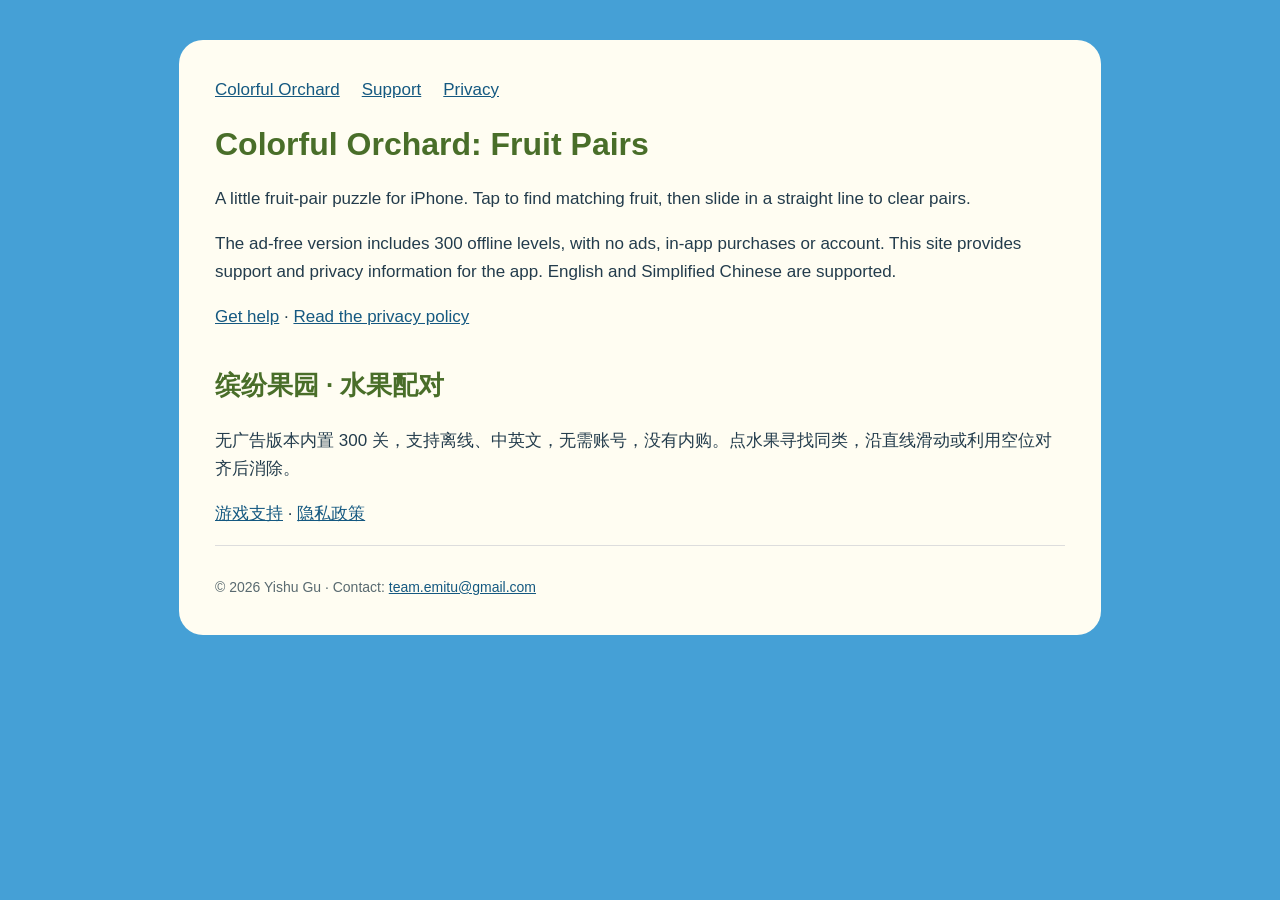
<file: index.html>
<!doctype html><html lang="en"><head><meta charset="utf-8"><meta name="viewport" content="width=device-width,initial-scale=1"><title>Support and privacy — Colorful Orchard</title><link rel="stylesheet" href="style.css"></head><body><main><nav><a href="index.html">Colorful Orchard</a><a href="support/">Support</a><a href="privacy/">Privacy</a></nav><h1>Colorful Orchard: Fruit Pairs</h1><p>A little fruit-pair puzzle for iPhone. Tap to find matching fruit, then slide in a straight line to clear pairs.</p><p>The ad-free version includes 300 offline levels, with no ads, in-app purchases or account. This site provides support and privacy information for the app. English and Simplified Chinese are supported.</p><p><a href="support/">Get help</a> · <a href="privacy/">Read the privacy policy</a></p><section lang="zh-Hans"><h2>缤纷果园 · 水果配对</h2><p>无广告版本内置 300 关，支持离线、中英文，无需账号，没有内购。点水果寻找同类，沿直线滑动或利用空位对齐后消除。</p><p><a href="support/">游戏支持</a> · <a href="privacy/#chinese">隐私政策</a></p></section><footer>© 2026 Yishu Gu · Contact: <a href="mailto:team.emitu@gmail.com">team.emitu@gmail.com</a></footer></main></body></html>
</file>
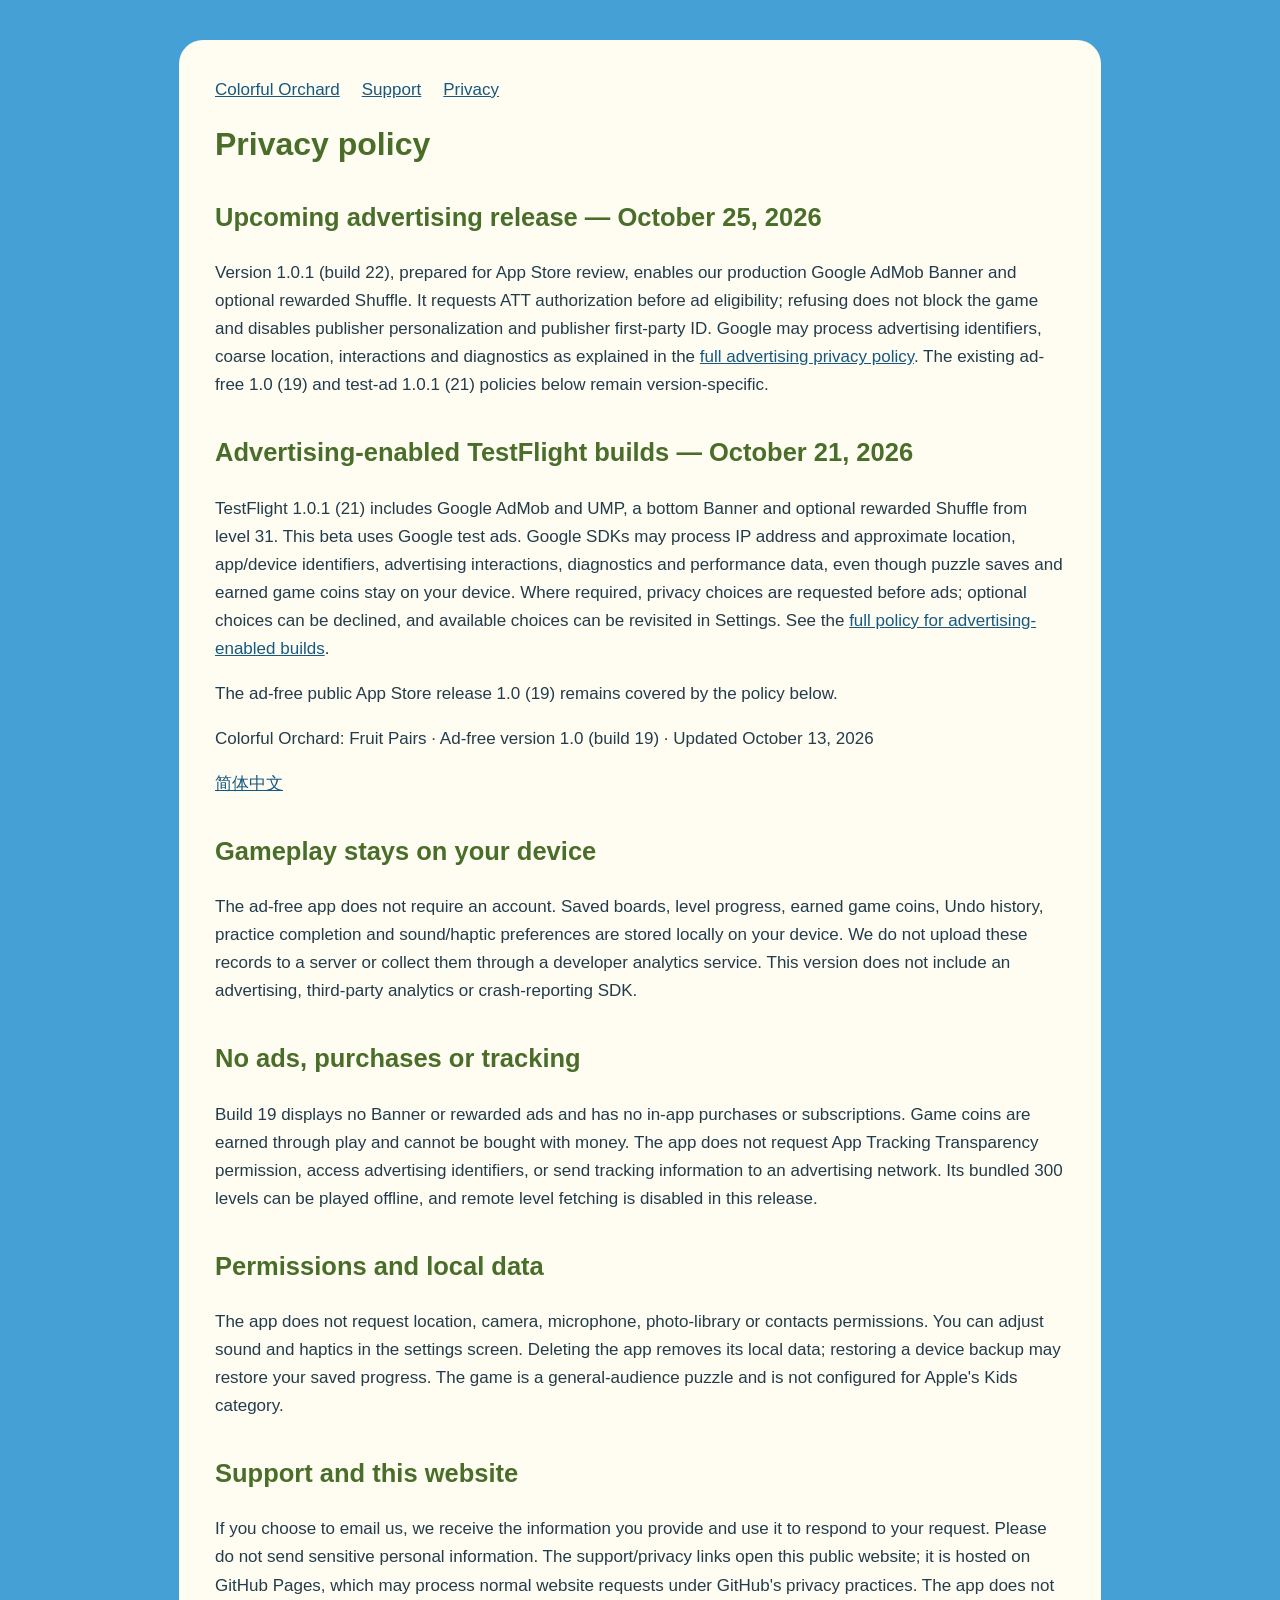
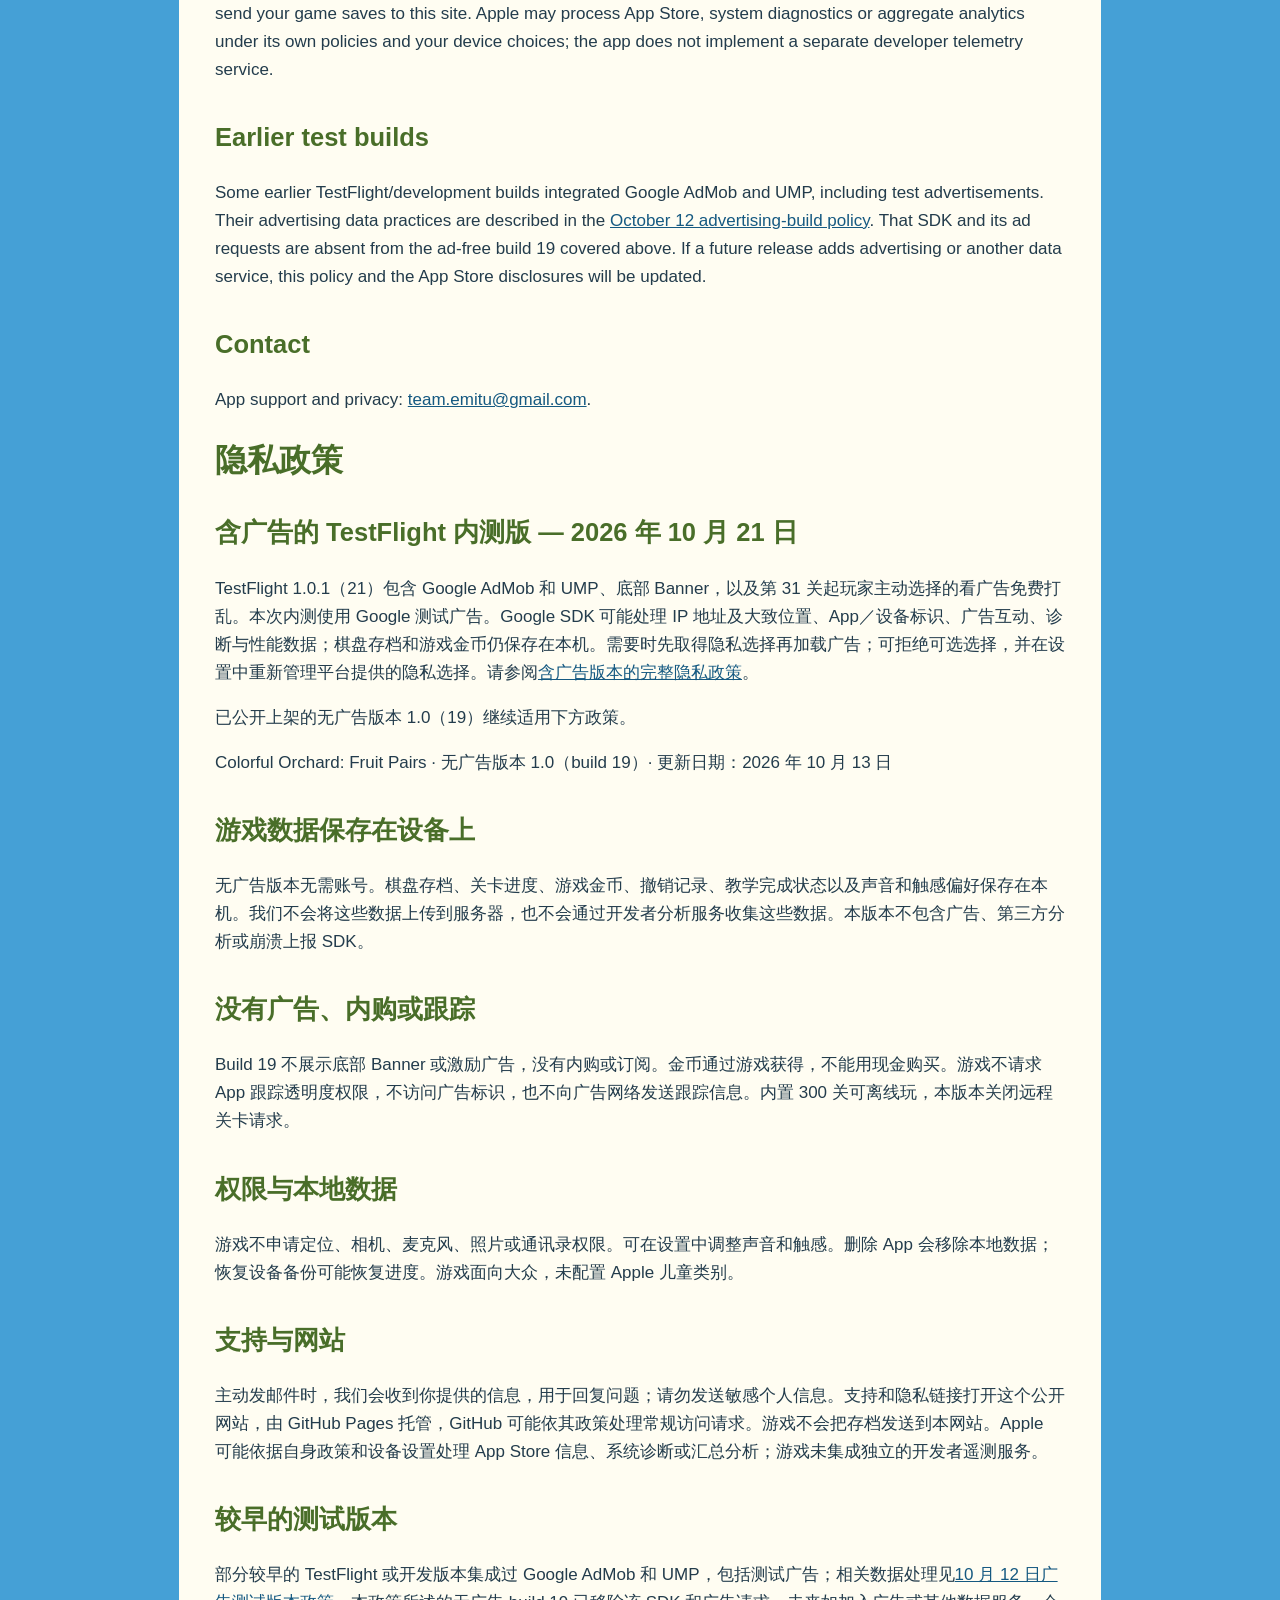
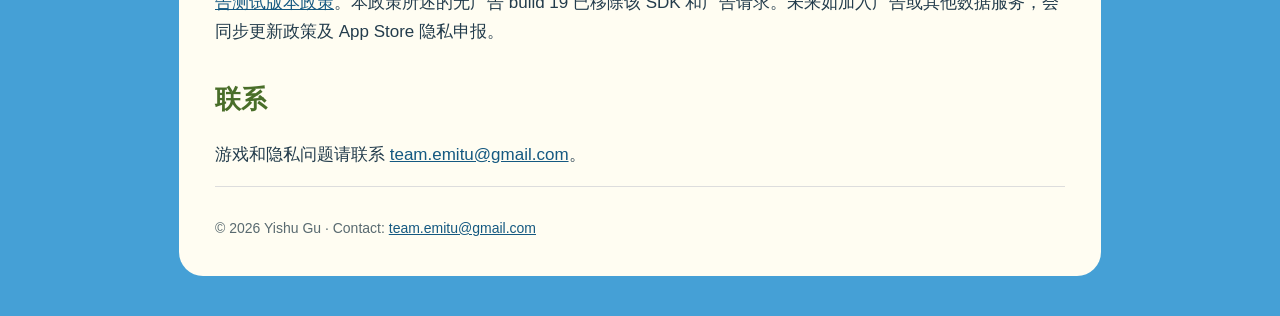
<file: privacy/index.html>
<!doctype html><html lang="en"><head><meta charset="utf-8"><meta name="viewport" content="width=device-width,initial-scale=1"><title>Privacy — Colorful Orchard</title><link rel="stylesheet" href="../style.css"></head><body><main><nav><a href="../index.html">Colorful Orchard</a><a href="../support/">Support</a><a href="../privacy/">Privacy</a></nav><h1>Privacy policy</h1><aside><h2>Upcoming advertising release — October 25, 2026</h2><p>Version 1.0.1 (build 22), prepared for App Store review, enables our production Google AdMob Banner and optional rewarded Shuffle. It requests ATT authorization before ad eligibility; refusing does not block the game and disables publisher personalization and publisher first-party ID. Google may process advertising identifiers, coarse location, interactions and diagnostics as explained in the <a href="ads/">full advertising privacy policy</a>. The existing ad-free 1.0 (19) and test-ad 1.0.1 (21) policies below remain version-specific.</p></aside><aside><h2>Advertising-enabled TestFlight builds — October 21, 2026</h2><p>TestFlight 1.0.1 (21) includes Google AdMob and UMP, a bottom Banner and optional rewarded Shuffle from level 31. This beta uses Google test ads. Google SDKs may process IP address and approximate location, app/device identifiers, advertising interactions, diagnostics and performance data, even though puzzle saves and earned game coins stay on your device. Where required, privacy choices are requested before ads; optional choices can be declined, and available choices can be revisited in Settings. See the <a href="admob-testflight-2026-10-21/">full policy for advertising-enabled builds</a>.</p><p>The ad-free public App Store release 1.0 (19) remains covered by the policy below.</p></aside><p>Colorful Orchard: Fruit Pairs · Ad-free version 1.0 (build 19) · Updated October 13, 2026</p><p><a href="#chinese">简体中文</a></p><h2>Gameplay stays on your device</h2><p>The ad-free app does not require an account. Saved boards, level progress, earned game coins, Undo history, practice completion and sound/haptic preferences are stored locally on your device. We do not upload these records to a server or collect them through a developer analytics service. This version does not include an advertising, third-party analytics or crash-reporting SDK.</p><h2>No ads, purchases or tracking</h2><p>Build 19 displays no Banner or rewarded ads and has no in-app purchases or subscriptions. Game coins are earned through play and cannot be bought with money. The app does not request App Tracking Transparency permission, access advertising identifiers, or send tracking information to an advertising network. Its bundled 300 levels can be played offline, and remote level fetching is disabled in this release.</p><h2>Permissions and local data</h2><p>The app does not request location, camera, microphone, photo-library or contacts permissions. You can adjust sound and haptics in the settings screen. Deleting the app removes its local data; restoring a device backup may restore your saved progress. The game is a general-audience puzzle and is not configured for Apple's Kids category.</p><h2>Support and this website</h2><p>If you choose to email us, we receive the information you provide and use it to respond to your request. Please do not send sensitive personal information. The support/privacy links open this public website; it is hosted on GitHub Pages, which may process normal website requests under GitHub's privacy practices. The app does not send your game saves to this site. Apple may process App Store, system diagnostics or aggregate analytics under its own policies and your device choices; the app does not implement a separate developer telemetry service.</p><h2>Earlier test builds</h2><p>Some earlier TestFlight/development builds integrated Google AdMob and UMP, including test advertisements. Their advertising data practices are described in the <a href="admob-development-2026-10-12/">October 12 advertising-build policy</a>. That SDK and its ad requests are absent from the ad-free build 19 covered above. If a future release adds advertising or another data service, this policy and the App Store disclosures will be updated.</p><h2>Contact</h2><p>App support and privacy: <a href="mailto:team.emitu@gmail.com">team.emitu@gmail.com</a>.</p><section id="chinese" lang="zh-Hans"><h1>隐私政策</h1><aside><h2>含广告的 TestFlight 内测版 — 2026 年 10 月 21 日</h2><p>TestFlight 1.0.1（21）包含 Google AdMob 和 UMP、底部 Banner，以及第 31 关起玩家主动选择的看广告免费打乱。本次内测使用 Google 测试广告。Google SDK 可能处理 IP 地址及大致位置、App／设备标识、广告互动、诊断与性能数据；棋盘存档和游戏金币仍保存在本机。需要时先取得隐私选择再加载广告；可拒绝可选选择，并在设置中重新管理平台提供的隐私选择。请参阅<a href="admob-testflight-2026-10-21/#chinese">含广告版本的完整隐私政策</a>。</p><p>已公开上架的无广告版本 1.0（19）继续适用下方政策。</p></aside><p>Colorful Orchard: Fruit Pairs · 无广告版本 1.0（build 19）· 更新日期：2026 年 10 月 13 日</p><h2>游戏数据保存在设备上</h2><p>无广告版本无需账号。棋盘存档、关卡进度、游戏金币、撤销记录、教学完成状态以及声音和触感偏好保存在本机。我们不会将这些数据上传到服务器，也不会通过开发者分析服务收集这些数据。本版本不包含广告、第三方分析或崩溃上报 SDK。</p><h2>没有广告、内购或跟踪</h2><p>Build 19 不展示底部 Banner 或激励广告，没有内购或订阅。金币通过游戏获得，不能用现金购买。游戏不请求 App 跟踪透明度权限，不访问广告标识，也不向广告网络发送跟踪信息。内置 300 关可离线玩，本版本关闭远程关卡请求。</p><h2>权限与本地数据</h2><p>游戏不申请定位、相机、麦克风、照片或通讯录权限。可在设置中调整声音和触感。删除 App 会移除本地数据；恢复设备备份可能恢复进度。游戏面向大众，未配置 Apple 儿童类别。</p><h2>支持与网站</h2><p>主动发邮件时，我们会收到你提供的信息，用于回复问题；请勿发送敏感个人信息。支持和隐私链接打开这个公开网站，由 GitHub Pages 托管，GitHub 可能依其政策处理常规访问请求。游戏不会把存档发送到本网站。Apple 可能依据自身政策和设备设置处理 App Store 信息、系统诊断或汇总分析；游戏未集成独立的开发者遥测服务。</p><h2>较早的测试版本</h2><p>部分较早的 TestFlight 或开发版本集成过 Google AdMob 和 UMP，包括测试广告；相关数据处理见<a href="admob-development-2026-10-12/#chinese">10 月 12 日广告测试版本政策</a>。本政策所述的无广告 build 19 已移除该 SDK 和广告请求。未来如加入广告或其他数据服务，会同步更新政策及 App Store 隐私申报。</p><h2>联系</h2><p>游戏和隐私问题请联系 <a href="mailto:team.emitu@gmail.com">team.emitu@gmail.com</a>。</p></section><footer>© 2026 Yishu Gu · Contact: <a href="mailto:team.emitu@gmail.com">team.emitu@gmail.com</a></footer></main></body></html>
</file>
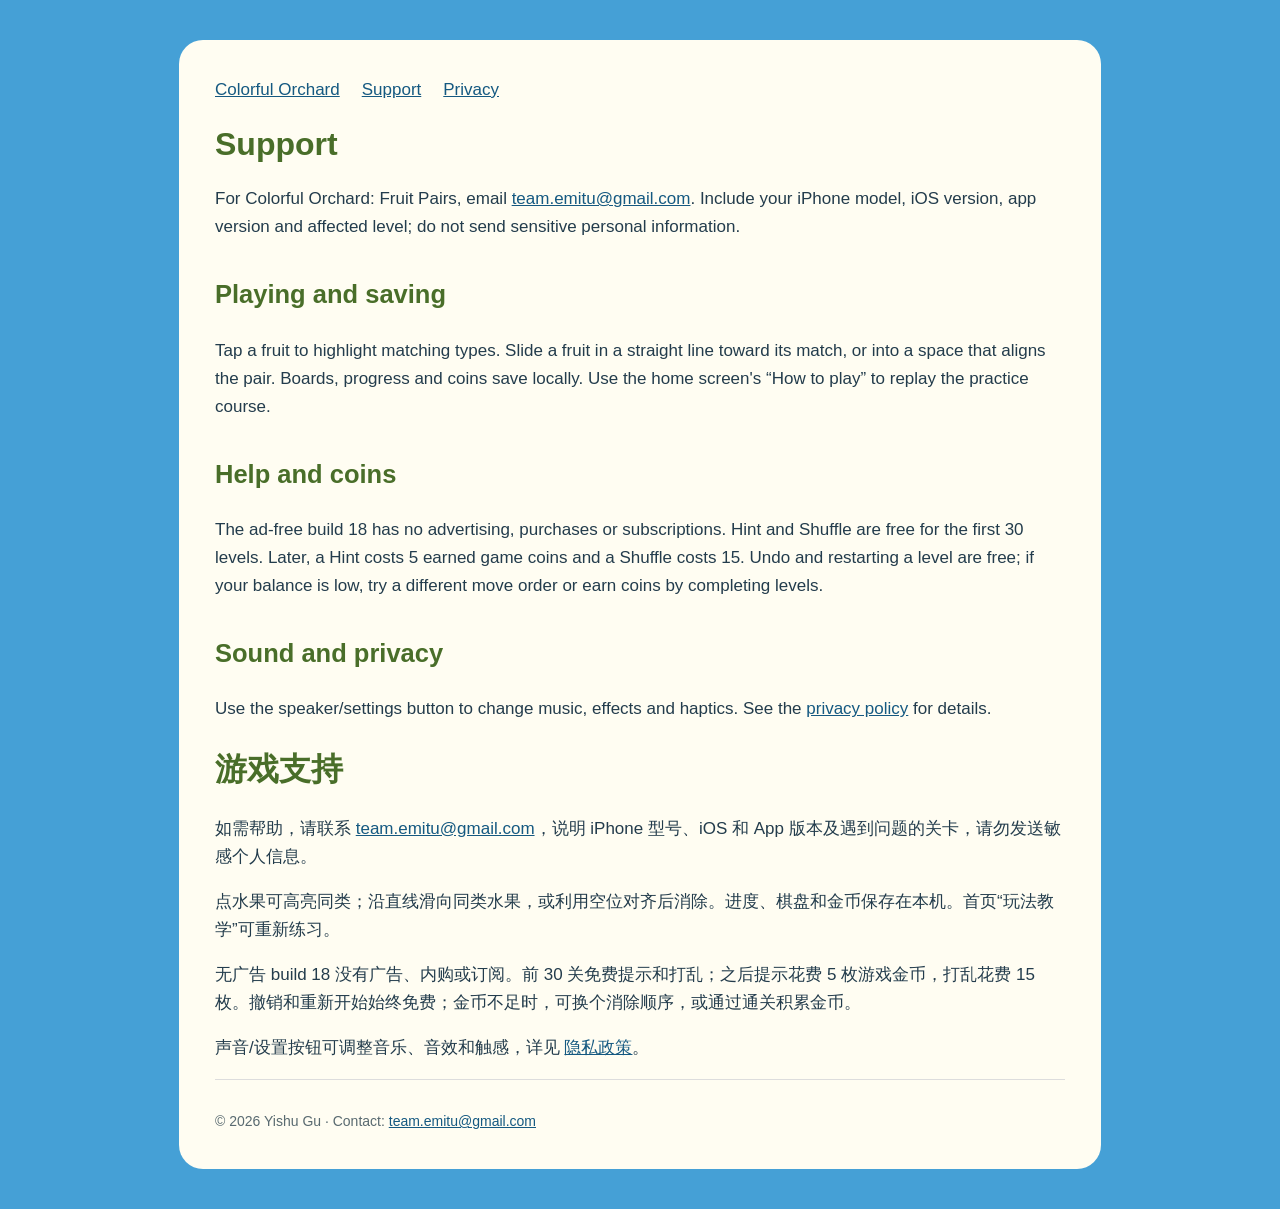
<file: support/index.html>
<!doctype html><html lang="en"><head><meta charset="utf-8"><meta name="viewport" content="width=device-width,initial-scale=1"><title>Support — Colorful Orchard</title><link rel="stylesheet" href="../style.css"></head><body><main><nav><a href="../index.html">Colorful Orchard</a><a href="../support/">Support</a><a href="../privacy/">Privacy</a></nav><h1>Support</h1><p>For Colorful Orchard: Fruit Pairs, email <a href="mailto:team.emitu@gmail.com">team.emitu@gmail.com</a>. Include your iPhone model, iOS version, app version and affected level; do not send sensitive personal information.</p><h2>Playing and saving</h2><p>Tap a fruit to highlight matching types. Slide a fruit in a straight line toward its match, or into a space that aligns the pair. Boards, progress and coins save locally. Use the home screen's “How to play” to replay the practice course.</p><h2>Help and coins</h2><p>The ad-free build 18 has no advertising, purchases or subscriptions. Hint and Shuffle are free for the first 30 levels. Later, a Hint costs 5 earned game coins and a Shuffle costs 15. Undo and restarting a level are free; if your balance is low, try a different move order or earn coins by completing levels.</p><h2>Sound and privacy</h2><p>Use the speaker/settings button to change music, effects and haptics. See the <a href="../privacy/">privacy policy</a> for details.</p><section lang="zh-Hans"><h1>游戏支持</h1><p>如需帮助，请联系 <a href="mailto:team.emitu@gmail.com">team.emitu@gmail.com</a>，说明 iPhone 型号、iOS 和 App 版本及遇到问题的关卡，请勿发送敏感个人信息。</p><p>点水果可高亮同类；沿直线滑向同类水果，或利用空位对齐后消除。进度、棋盘和金币保存在本机。首页“玩法教学”可重新练习。</p><p>无广告 build 18 没有广告、内购或订阅。前 30 关免费提示和打乱；之后提示花费 5 枚游戏金币，打乱花费 15 枚。撤销和重新开始始终免费；金币不足时，可换个消除顺序，或通过通关积累金币。</p><p>声音/设置按钮可调整音乐、音效和触感，详见 <a href="../privacy/#chinese">隐私政策</a>。</p></section><footer>© 2026 Yishu Gu · Contact: <a href="mailto:team.emitu@gmail.com">team.emitu@gmail.com</a></footer></main></body></html>
</file>
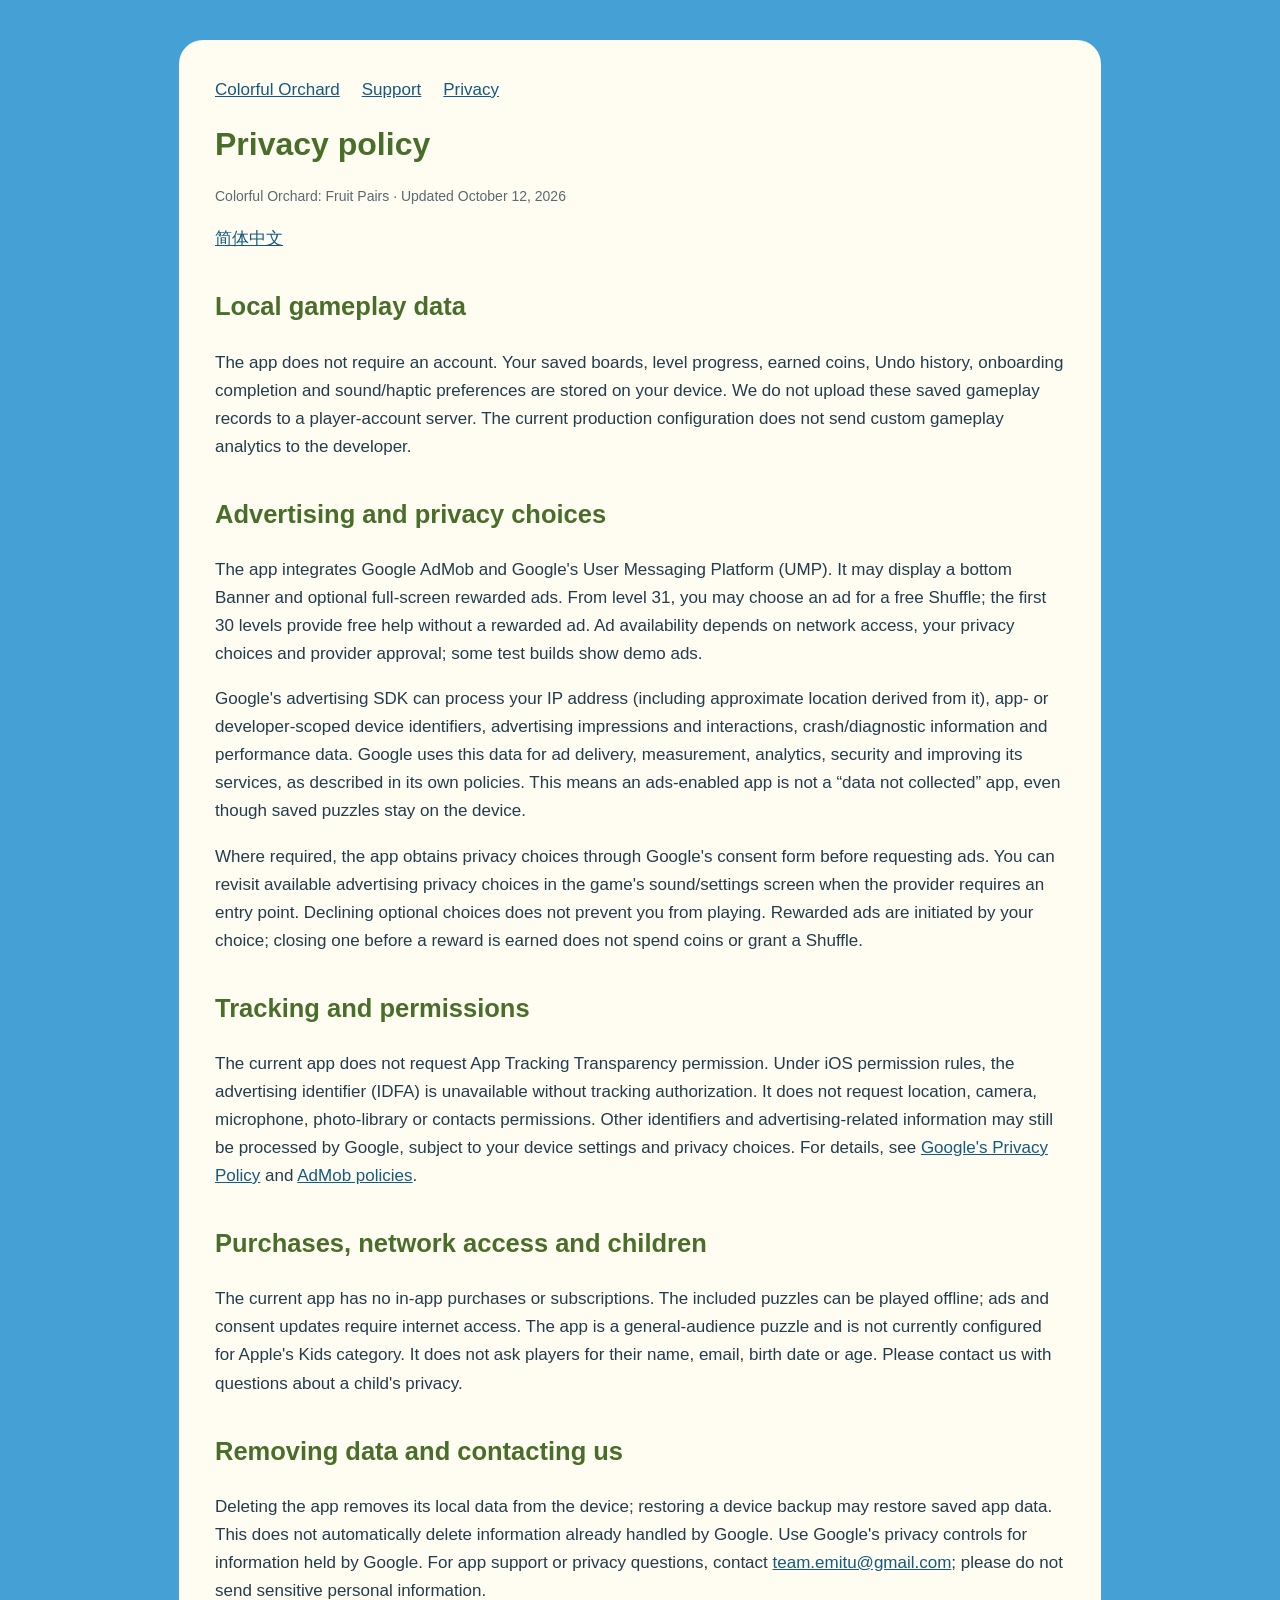
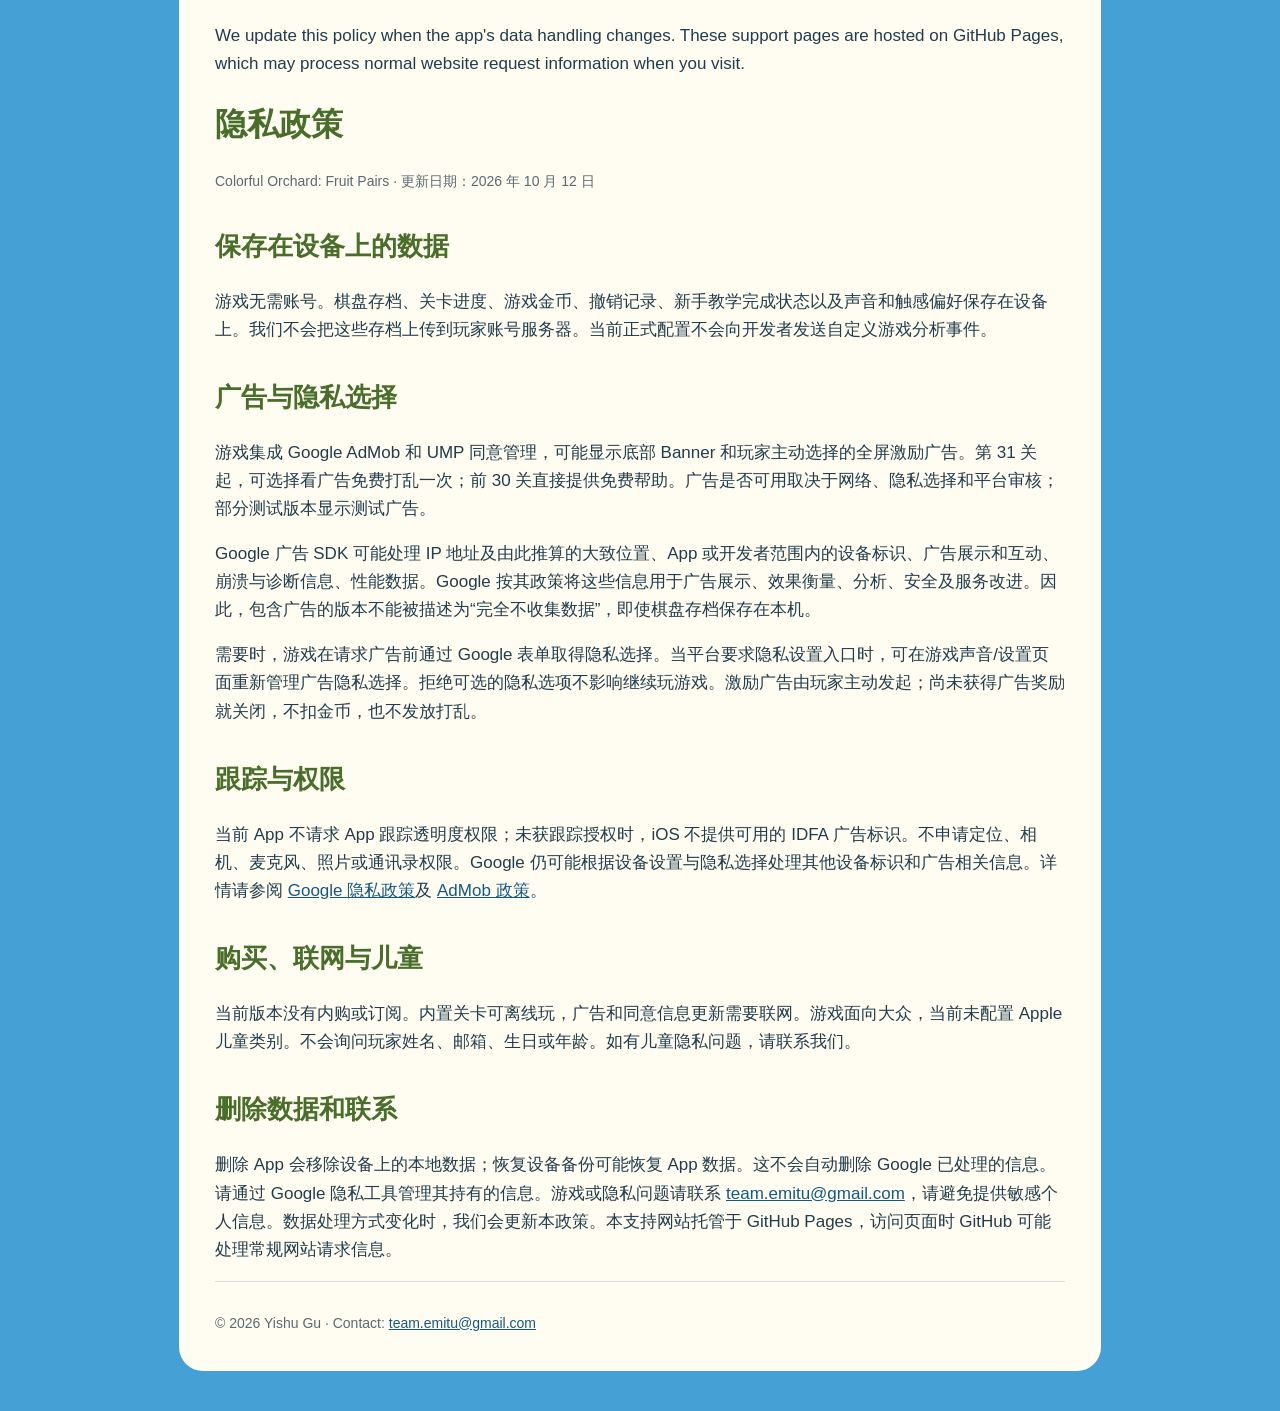
<file: privacy/admob-development-2026-10-12/index.html>
<!doctype html><html lang="en"><head><meta charset="utf-8"><meta name="viewport" content="width=device-width,initial-scale=1"><title>Privacy policy — Colorful Orchard</title><link rel="stylesheet" href="../../style.css"></head><body><main><nav><a href="../../index.html">Colorful Orchard</a><a href="../../support/">Support</a><a href="../../privacy/">Privacy</a></nav><h1>Privacy policy</h1><p class="muted">Colorful Orchard: Fruit Pairs · Updated October 12, 2026</p><p><a href="#chinese">简体中文</a></p><h2>Local gameplay data</h2><p>The app does not require an account. Your saved boards, level progress, earned coins, Undo history, onboarding completion and sound/haptic preferences are stored on your device. We do not upload these saved gameplay records to a player-account server. The current production configuration does not send custom gameplay analytics to the developer.</p><h2>Advertising and privacy choices</h2><p>The app integrates Google AdMob and Google's User Messaging Platform (UMP). It may display a bottom Banner and optional full-screen rewarded ads. From level 31, you may choose an ad for a free Shuffle; the first 30 levels provide free help without a rewarded ad. Ad availability depends on network access, your privacy choices and provider approval; some test builds show demo ads.</p><p>Google's advertising SDK can process your IP address (including approximate location derived from it), app- or developer-scoped device identifiers, advertising impressions and interactions, crash/diagnostic information and performance data. Google uses this data for ad delivery, measurement, analytics, security and improving its services, as described in its own policies. This means an ads-enabled app is not a “data not collected” app, even though saved puzzles stay on the device.</p><p>Where required, the app obtains privacy choices through Google's consent form before requesting ads. You can revisit available advertising privacy choices in the game's sound/settings screen when the provider requires an entry point. Declining optional choices does not prevent you from playing. Rewarded ads are initiated by your choice; closing one before a reward is earned does not spend coins or grant a Shuffle.</p><h2>Tracking and permissions</h2><p>The current app does not request App Tracking Transparency permission. Under iOS permission rules, the advertising identifier (IDFA) is unavailable without tracking authorization. It does not request location, camera, microphone, photo-library or contacts permissions. Other identifiers and advertising-related information may still be processed by Google, subject to your device settings and privacy choices. For details, see <a href="https://policies.google.com/privacy">Google's Privacy Policy</a> and <a href="https://support.google.com/admob/answer/6128543">AdMob policies</a>.</p><h2>Purchases, network access and children</h2><p>The current app has no in-app purchases or subscriptions. The included puzzles can be played offline; ads and consent updates require internet access. The app is a general-audience puzzle and is not currently configured for Apple's Kids category. It does not ask players for their name, email, birth date or age. Please contact us with questions about a child's privacy.</p><h2>Removing data and contacting us</h2><p>Deleting the app removes its local data from the device; restoring a device backup may restore saved app data. This does not automatically delete information already handled by Google. Use Google's privacy controls for information held by Google. For app support or privacy questions, contact <a href="mailto:team.emitu@gmail.com">team.emitu@gmail.com</a>; please do not send sensitive personal information.</p><p>We update this policy when the app's data handling changes. These support pages are hosted on GitHub Pages, which may process normal website request information when you visit.</p><section lang="zh-Hans" id="chinese"><h1>隐私政策</h1><p class="muted">Colorful Orchard: Fruit Pairs · 更新日期：2026 年 10 月 12 日</p><h2>保存在设备上的数据</h2><p>游戏无需账号。棋盘存档、关卡进度、游戏金币、撤销记录、新手教学完成状态以及声音和触感偏好保存在设备上。我们不会把这些存档上传到玩家账号服务器。当前正式配置不会向开发者发送自定义游戏分析事件。</p><h2>广告与隐私选择</h2><p>游戏集成 Google AdMob 和 UMP 同意管理，可能显示底部 Banner 和玩家主动选择的全屏激励广告。第 31 关起，可选择看广告免费打乱一次；前 30 关直接提供免费帮助。广告是否可用取决于网络、隐私选择和平台审核；部分测试版本显示测试广告。</p><p>Google 广告 SDK 可能处理 IP 地址及由此推算的大致位置、App 或开发者范围内的设备标识、广告展示和互动、崩溃与诊断信息、性能数据。Google 按其政策将这些信息用于广告展示、效果衡量、分析、安全及服务改进。因此，包含广告的版本不能被描述为“完全不收集数据”，即使棋盘存档保存在本机。</p><p>需要时，游戏在请求广告前通过 Google 表单取得隐私选择。当平台要求隐私设置入口时，可在游戏声音/设置页面重新管理广告隐私选择。拒绝可选的隐私选项不影响继续玩游戏。激励广告由玩家主动发起；尚未获得广告奖励就关闭，不扣金币，也不发放打乱。</p><h2>跟踪与权限</h2><p>当前 App 不请求 App 跟踪透明度权限；未获跟踪授权时，iOS 不提供可用的 IDFA 广告标识。不申请定位、相机、麦克风、照片或通讯录权限。Google 仍可能根据设备设置与隐私选择处理其他设备标识和广告相关信息。详情请参阅 <a href="https://policies.google.com/privacy?hl=zh-CN">Google 隐私政策</a>及 <a href="https://support.google.com/admob/answer/6128543?hl=zh-Hans">AdMob 政策</a>。</p><h2>购买、联网与儿童</h2><p>当前版本没有内购或订阅。内置关卡可离线玩，广告和同意信息更新需要联网。游戏面向大众，当前未配置 Apple 儿童类别。不会询问玩家姓名、邮箱、生日或年龄。如有儿童隐私问题，请联系我们。</p><h2>删除数据和联系</h2><p>删除 App 会移除设备上的本地数据；恢复设备备份可能恢复 App 数据。这不会自动删除 Google 已处理的信息。请通过 Google 隐私工具管理其持有的信息。游戏或隐私问题请联系 <a href="mailto:team.emitu@gmail.com">team.emitu@gmail.com</a>，请避免提供敏感个人信息。数据处理方式变化时，我们会更新本政策。本支持网站托管于 GitHub Pages，访问页面时 GitHub 可能处理常规网站请求信息。</p></section><footer>© 2026 Yishu Gu · Contact: <a href="mailto:team.emitu@gmail.com">team.emitu@gmail.com</a></footer></main></body></html>
</file>
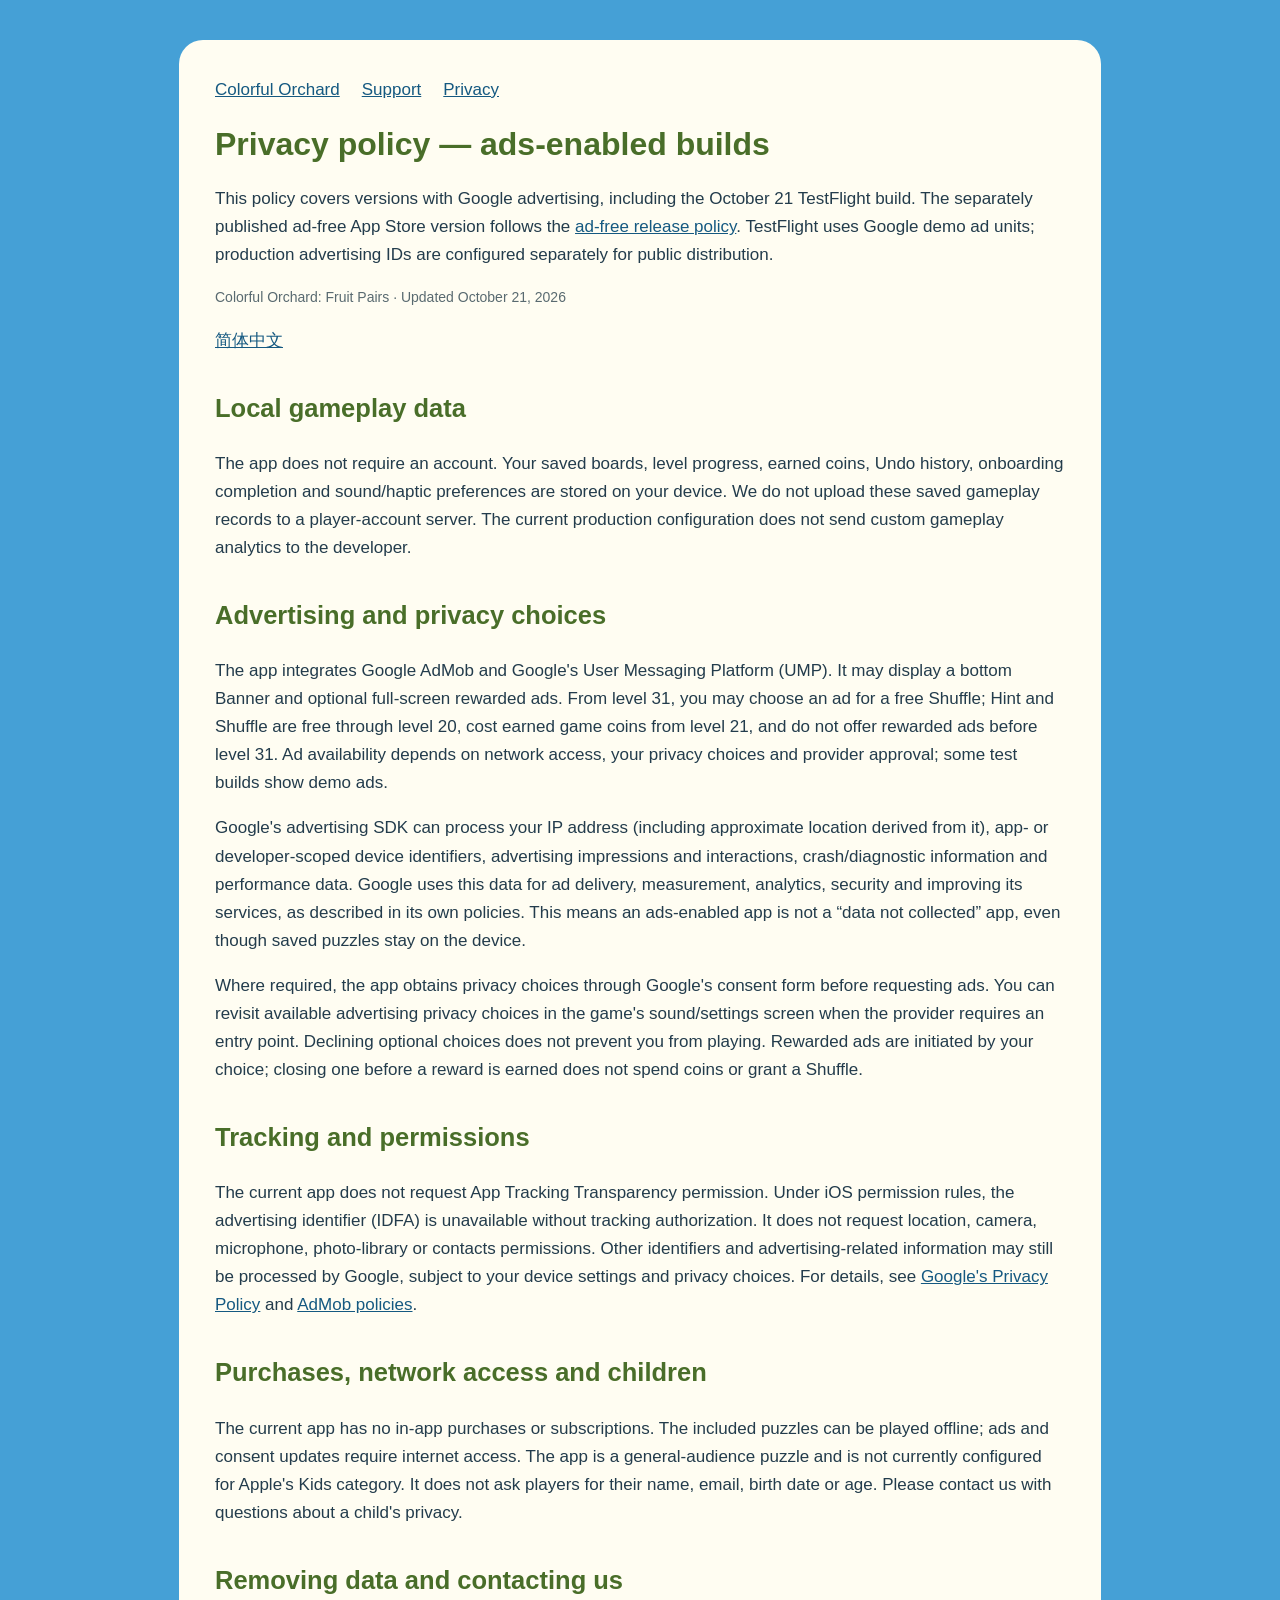
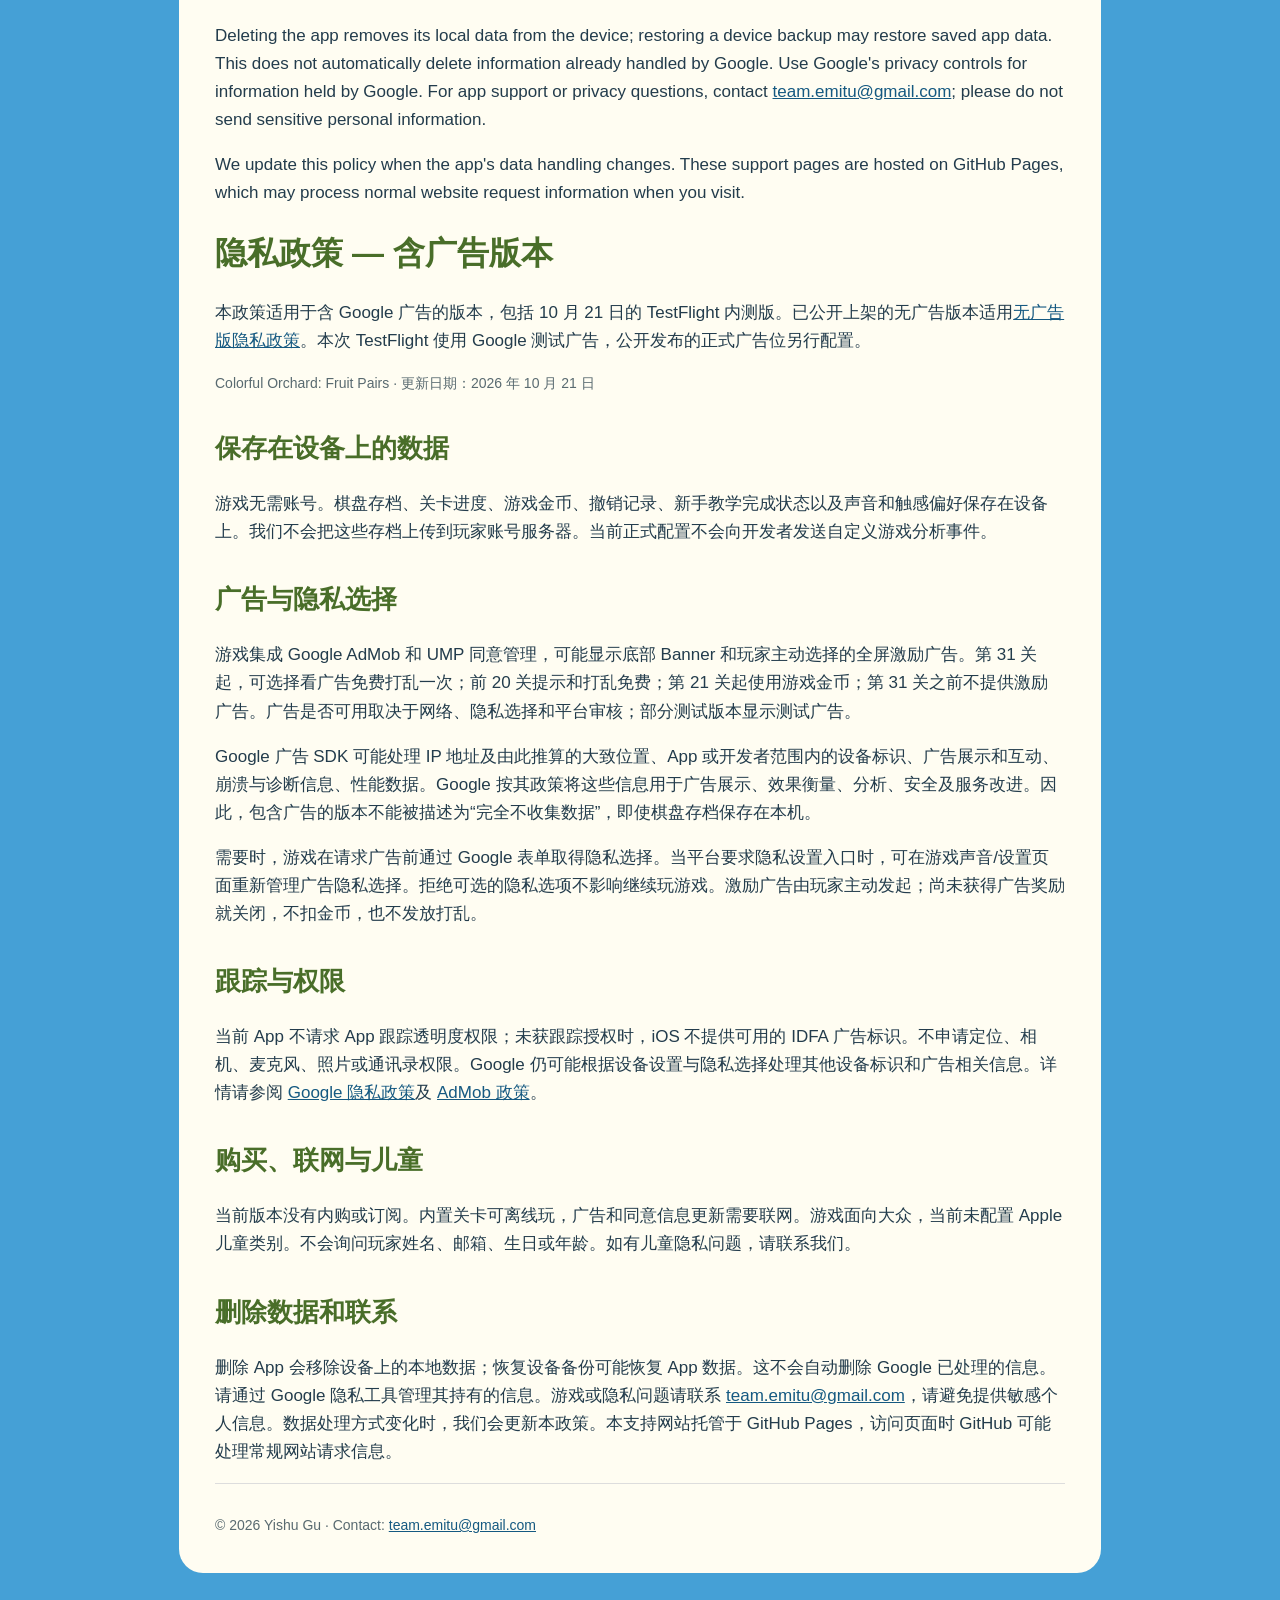
<file: privacy/admob-testflight-2026-10-21/index.html>
<!doctype html><html lang="en"><head><meta charset="utf-8"><meta name="viewport" content="width=device-width,initial-scale=1"><title>Privacy policy — Colorful Orchard</title><link rel="stylesheet" href="../../style.css"></head><body><main><nav><a href="../../index.html">Colorful Orchard</a><a href="../../support/">Support</a><a href="../../privacy/">Privacy</a></nav><h1>Privacy policy — ads-enabled builds</h1><p>This policy covers versions with Google advertising, including the October 21 TestFlight build. The separately published ad-free App Store version follows the <a href="../">ad-free release policy</a>. TestFlight uses Google demo ad units; production advertising IDs are configured separately for public distribution.</p><p class="muted">Colorful Orchard: Fruit Pairs · Updated October 21, 2026</p><p><a href="#chinese">简体中文</a></p><h2>Local gameplay data</h2><p>The app does not require an account. Your saved boards, level progress, earned coins, Undo history, onboarding completion and sound/haptic preferences are stored on your device. We do not upload these saved gameplay records to a player-account server. The current production configuration does not send custom gameplay analytics to the developer.</p><h2>Advertising and privacy choices</h2><p>The app integrates Google AdMob and Google's User Messaging Platform (UMP). It may display a bottom Banner and optional full-screen rewarded ads. From level 31, you may choose an ad for a free Shuffle; Hint and Shuffle are free through level 20, cost earned game coins from level 21, and do not offer rewarded ads before level 31. Ad availability depends on network access, your privacy choices and provider approval; some test builds show demo ads.</p><p>Google's advertising SDK can process your IP address (including approximate location derived from it), app- or developer-scoped device identifiers, advertising impressions and interactions, crash/diagnostic information and performance data. Google uses this data for ad delivery, measurement, analytics, security and improving its services, as described in its own policies. This means an ads-enabled app is not a “data not collected” app, even though saved puzzles stay on the device.</p><p>Where required, the app obtains privacy choices through Google's consent form before requesting ads. You can revisit available advertising privacy choices in the game's sound/settings screen when the provider requires an entry point. Declining optional choices does not prevent you from playing. Rewarded ads are initiated by your choice; closing one before a reward is earned does not spend coins or grant a Shuffle.</p><h2>Tracking and permissions</h2><p>The current app does not request App Tracking Transparency permission. Under iOS permission rules, the advertising identifier (IDFA) is unavailable without tracking authorization. It does not request location, camera, microphone, photo-library or contacts permissions. Other identifiers and advertising-related information may still be processed by Google, subject to your device settings and privacy choices. For details, see <a href="https://policies.google.com/privacy">Google's Privacy Policy</a> and <a href="https://support.google.com/admob/answer/6128543">AdMob policies</a>.</p><h2>Purchases, network access and children</h2><p>The current app has no in-app purchases or subscriptions. The included puzzles can be played offline; ads and consent updates require internet access. The app is a general-audience puzzle and is not currently configured for Apple's Kids category. It does not ask players for their name, email, birth date or age. Please contact us with questions about a child's privacy.</p><h2>Removing data and contacting us</h2><p>Deleting the app removes its local data from the device; restoring a device backup may restore saved app data. This does not automatically delete information already handled by Google. Use Google's privacy controls for information held by Google. For app support or privacy questions, contact <a href="mailto:team.emitu@gmail.com">team.emitu@gmail.com</a>; please do not send sensitive personal information.</p><p>We update this policy when the app's data handling changes. These support pages are hosted on GitHub Pages, which may process normal website request information when you visit.</p><section lang="zh-Hans" id="chinese"><h1>隐私政策 — 含广告版本</h1><p>本政策适用于含 Google 广告的版本，包括 10 月 21 日的 TestFlight 内测版。已公开上架的无广告版本适用<a href="../#chinese">无广告版隐私政策</a>。本次 TestFlight 使用 Google 测试广告，公开发布的正式广告位另行配置。</p><p class="muted">Colorful Orchard: Fruit Pairs · 更新日期：2026 年 10 月 21 日</p><h2>保存在设备上的数据</h2><p>游戏无需账号。棋盘存档、关卡进度、游戏金币、撤销记录、新手教学完成状态以及声音和触感偏好保存在设备上。我们不会把这些存档上传到玩家账号服务器。当前正式配置不会向开发者发送自定义游戏分析事件。</p><h2>广告与隐私选择</h2><p>游戏集成 Google AdMob 和 UMP 同意管理，可能显示底部 Banner 和玩家主动选择的全屏激励广告。第 31 关起，可选择看广告免费打乱一次；前 20 关提示和打乱免费；第 21 关起使用游戏金币；第 31 关之前不提供激励广告。广告是否可用取决于网络、隐私选择和平台审核；部分测试版本显示测试广告。</p><p>Google 广告 SDK 可能处理 IP 地址及由此推算的大致位置、App 或开发者范围内的设备标识、广告展示和互动、崩溃与诊断信息、性能数据。Google 按其政策将这些信息用于广告展示、效果衡量、分析、安全及服务改进。因此，包含广告的版本不能被描述为“完全不收集数据”，即使棋盘存档保存在本机。</p><p>需要时，游戏在请求广告前通过 Google 表单取得隐私选择。当平台要求隐私设置入口时，可在游戏声音/设置页面重新管理广告隐私选择。拒绝可选的隐私选项不影响继续玩游戏。激励广告由玩家主动发起；尚未获得广告奖励就关闭，不扣金币，也不发放打乱。</p><h2>跟踪与权限</h2><p>当前 App 不请求 App 跟踪透明度权限；未获跟踪授权时，iOS 不提供可用的 IDFA 广告标识。不申请定位、相机、麦克风、照片或通讯录权限。Google 仍可能根据设备设置与隐私选择处理其他设备标识和广告相关信息。详情请参阅 <a href="https://policies.google.com/privacy?hl=zh-CN">Google 隐私政策</a>及 <a href="https://support.google.com/admob/answer/6128543?hl=zh-Hans">AdMob 政策</a>。</p><h2>购买、联网与儿童</h2><p>当前版本没有内购或订阅。内置关卡可离线玩，广告和同意信息更新需要联网。游戏面向大众，当前未配置 Apple 儿童类别。不会询问玩家姓名、邮箱、生日或年龄。如有儿童隐私问题，请联系我们。</p><h2>删除数据和联系</h2><p>删除 App 会移除设备上的本地数据；恢复设备备份可能恢复 App 数据。这不会自动删除 Google 已处理的信息。请通过 Google 隐私工具管理其持有的信息。游戏或隐私问题请联系 <a href="mailto:team.emitu@gmail.com">team.emitu@gmail.com</a>，请避免提供敏感个人信息。数据处理方式变化时，我们会更新本政策。本支持网站托管于 GitHub Pages，访问页面时 GitHub 可能处理常规网站请求信息。</p></section><footer>© 2026 Yishu Gu · Contact: <a href="mailto:team.emitu@gmail.com">team.emitu@gmail.com</a></footer></main></body></html>
</file>
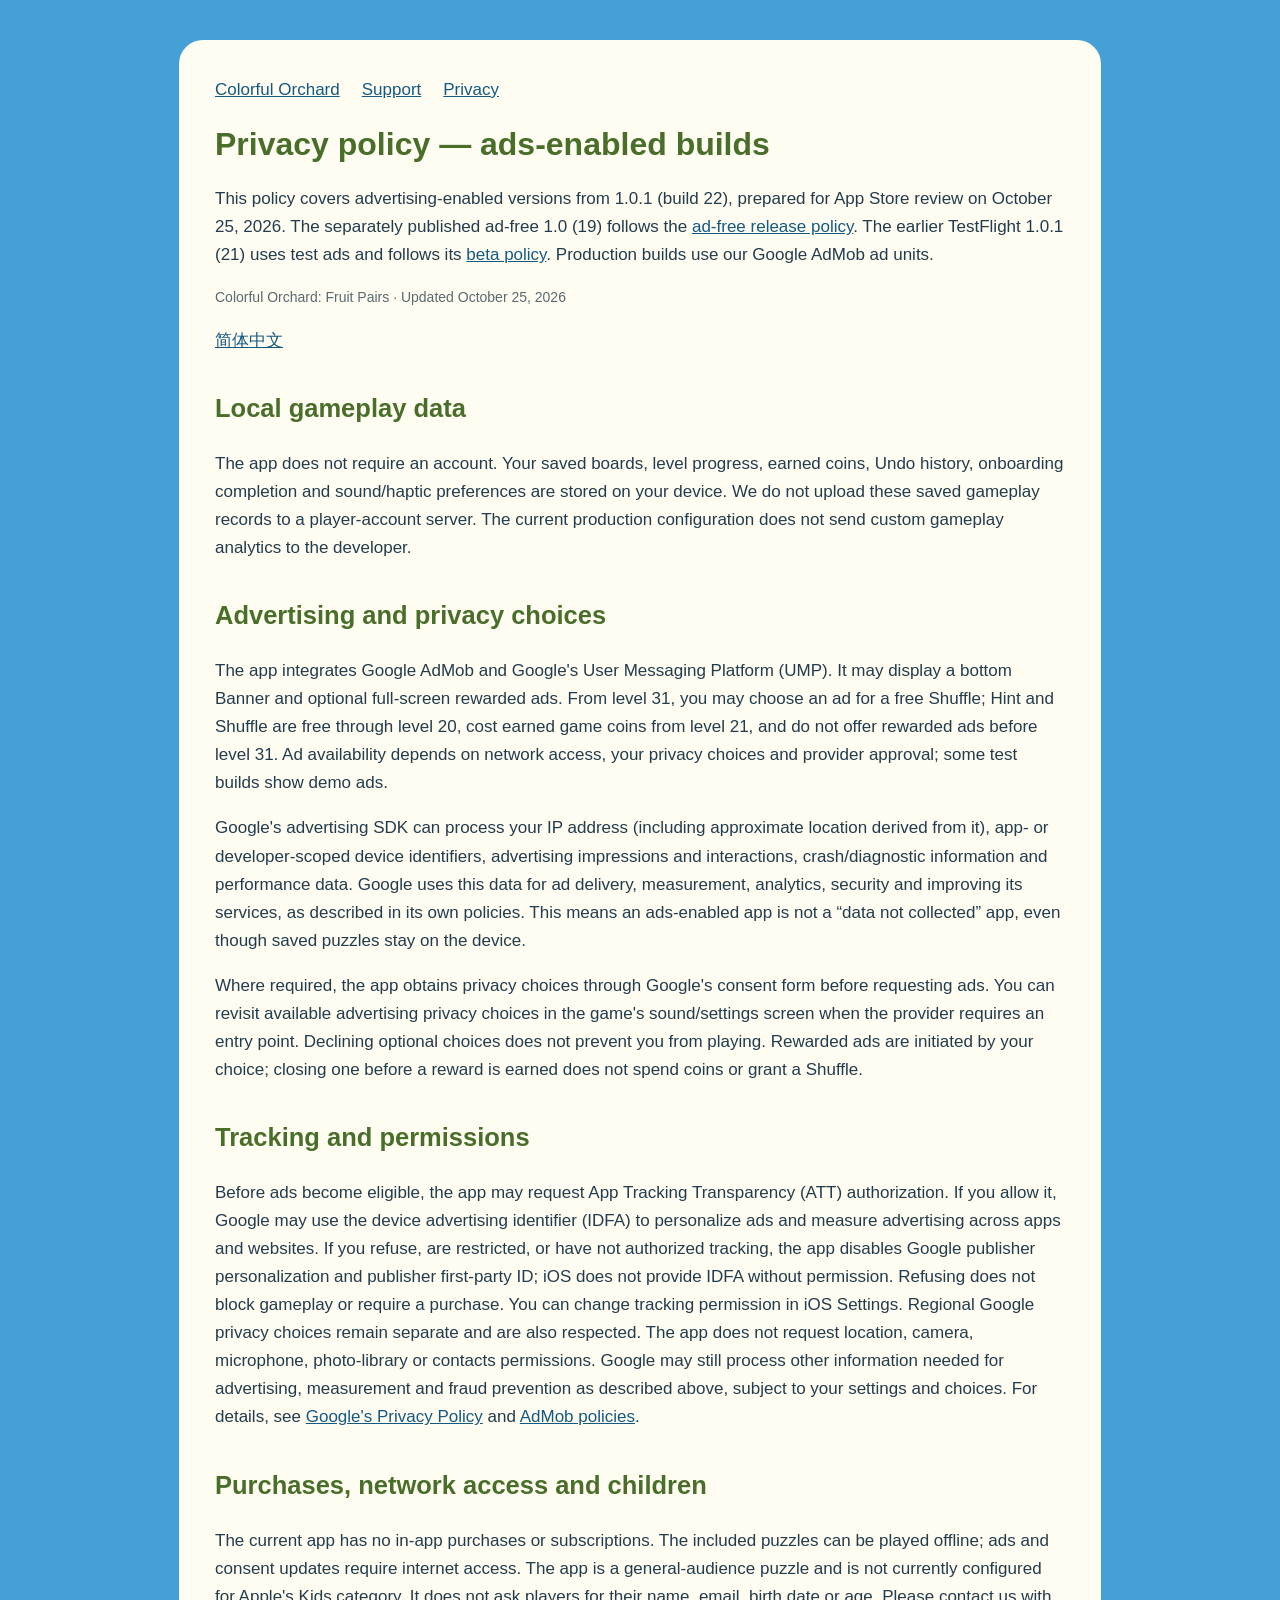
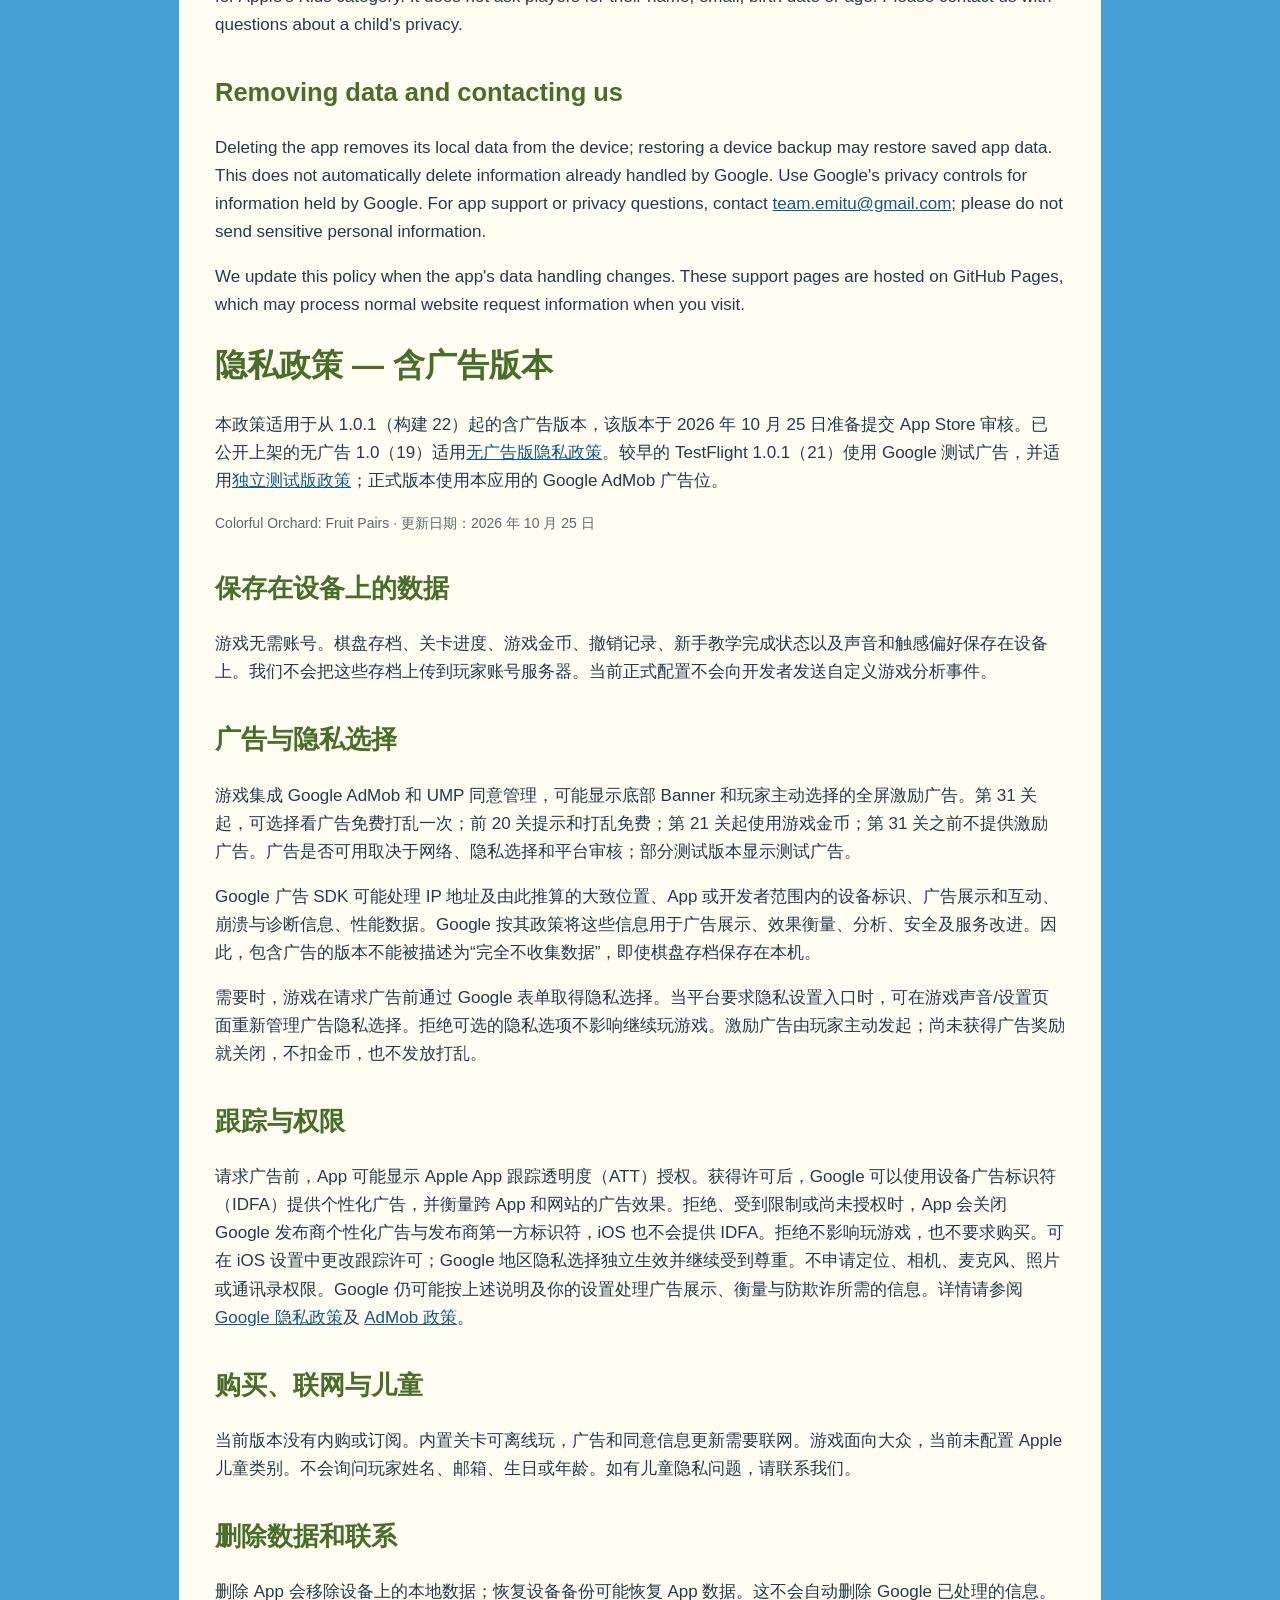
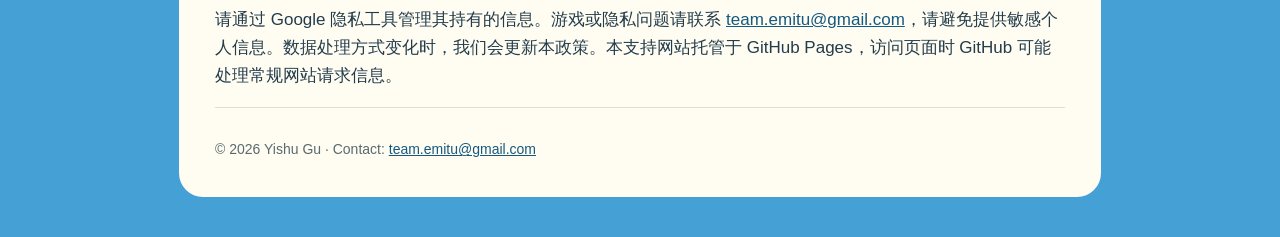
<file: privacy/ads/index.html>
<!doctype html><html lang="en"><head><meta charset="utf-8"><meta name="viewport" content="width=device-width,initial-scale=1"><title>Privacy policy — Colorful Orchard</title><link rel="stylesheet" href="../../style.css"></head><body><main><nav><a href="../../index.html">Colorful Orchard</a><a href="../../support/">Support</a><a href="../../privacy/">Privacy</a></nav><h1>Privacy policy — ads-enabled builds</h1><p>This policy covers advertising-enabled versions from 1.0.1 (build 22), prepared for App Store review on October 25, 2026. The separately published ad-free 1.0 (19) follows the <a href="../">ad-free release policy</a>. The earlier TestFlight 1.0.1 (21) uses test ads and follows its <a href="../admob-testflight-2026-10-21/">beta policy</a>. Production builds use our Google AdMob ad units.</p><p class="muted">Colorful Orchard: Fruit Pairs · Updated October 25, 2026</p><p><a href="#chinese">简体中文</a></p><h2>Local gameplay data</h2><p>The app does not require an account. Your saved boards, level progress, earned coins, Undo history, onboarding completion and sound/haptic preferences are stored on your device. We do not upload these saved gameplay records to a player-account server. The current production configuration does not send custom gameplay analytics to the developer.</p><h2>Advertising and privacy choices</h2><p>The app integrates Google AdMob and Google's User Messaging Platform (UMP). It may display a bottom Banner and optional full-screen rewarded ads. From level 31, you may choose an ad for a free Shuffle; Hint and Shuffle are free through level 20, cost earned game coins from level 21, and do not offer rewarded ads before level 31. Ad availability depends on network access, your privacy choices and provider approval; some test builds show demo ads.</p><p>Google's advertising SDK can process your IP address (including approximate location derived from it), app- or developer-scoped device identifiers, advertising impressions and interactions, crash/diagnostic information and performance data. Google uses this data for ad delivery, measurement, analytics, security and improving its services, as described in its own policies. This means an ads-enabled app is not a “data not collected” app, even though saved puzzles stay on the device.</p><p>Where required, the app obtains privacy choices through Google's consent form before requesting ads. You can revisit available advertising privacy choices in the game's sound/settings screen when the provider requires an entry point. Declining optional choices does not prevent you from playing. Rewarded ads are initiated by your choice; closing one before a reward is earned does not spend coins or grant a Shuffle.</p><h2>Tracking and permissions</h2><p>Before ads become eligible, the app may request App Tracking Transparency (ATT) authorization. If you allow it, Google may use the device advertising identifier (IDFA) to personalize ads and measure advertising across apps and websites. If you refuse, are restricted, or have not authorized tracking, the app disables Google publisher personalization and publisher first-party ID; iOS does not provide IDFA without permission. Refusing does not block gameplay or require a purchase. You can change tracking permission in iOS Settings. Regional Google privacy choices remain separate and are also respected. The app does not request location, camera, microphone, photo-library or contacts permissions. Google may still process other information needed for advertising, measurement and fraud prevention as described above, subject to your settings and choices. For details, see <a href="https://policies.google.com/privacy">Google's Privacy Policy</a> and <a href="https://support.google.com/admob/answer/6128543">AdMob policies</a>.</p><h2>Purchases, network access and children</h2><p>The current app has no in-app purchases or subscriptions. The included puzzles can be played offline; ads and consent updates require internet access. The app is a general-audience puzzle and is not currently configured for Apple's Kids category. It does not ask players for their name, email, birth date or age. Please contact us with questions about a child's privacy.</p><h2>Removing data and contacting us</h2><p>Deleting the app removes its local data from the device; restoring a device backup may restore saved app data. This does not automatically delete information already handled by Google. Use Google's privacy controls for information held by Google. For app support or privacy questions, contact <a href="mailto:team.emitu@gmail.com">team.emitu@gmail.com</a>; please do not send sensitive personal information.</p><p>We update this policy when the app's data handling changes. These support pages are hosted on GitHub Pages, which may process normal website request information when you visit.</p><section lang="zh-Hans" id="chinese"><h1>隐私政策 — 含广告版本</h1><p>本政策适用于从 1.0.1（构建 22）起的含广告版本，该版本于 2026 年 10 月 25 日准备提交 App Store 审核。已公开上架的无广告 1.0（19）适用<a href="../#chinese">无广告版隐私政策</a>。较早的 TestFlight 1.0.1（21）使用 Google 测试广告，并适用<a href="../admob-testflight-2026-10-21/#chinese">独立测试版政策</a>；正式版本使用本应用的 Google AdMob 广告位。</p><p class="muted">Colorful Orchard: Fruit Pairs · 更新日期：2026 年 10 月 25 日</p><h2>保存在设备上的数据</h2><p>游戏无需账号。棋盘存档、关卡进度、游戏金币、撤销记录、新手教学完成状态以及声音和触感偏好保存在设备上。我们不会把这些存档上传到玩家账号服务器。当前正式配置不会向开发者发送自定义游戏分析事件。</p><h2>广告与隐私选择</h2><p>游戏集成 Google AdMob 和 UMP 同意管理，可能显示底部 Banner 和玩家主动选择的全屏激励广告。第 31 关起，可选择看广告免费打乱一次；前 20 关提示和打乱免费；第 21 关起使用游戏金币；第 31 关之前不提供激励广告。广告是否可用取决于网络、隐私选择和平台审核；部分测试版本显示测试广告。</p><p>Google 广告 SDK 可能处理 IP 地址及由此推算的大致位置、App 或开发者范围内的设备标识、广告展示和互动、崩溃与诊断信息、性能数据。Google 按其政策将这些信息用于广告展示、效果衡量、分析、安全及服务改进。因此，包含广告的版本不能被描述为“完全不收集数据”，即使棋盘存档保存在本机。</p><p>需要时，游戏在请求广告前通过 Google 表单取得隐私选择。当平台要求隐私设置入口时，可在游戏声音/设置页面重新管理广告隐私选择。拒绝可选的隐私选项不影响继续玩游戏。激励广告由玩家主动发起；尚未获得广告奖励就关闭，不扣金币，也不发放打乱。</p><h2>跟踪与权限</h2><p>请求广告前，App 可能显示 Apple App 跟踪透明度（ATT）授权。获得许可后，Google 可以使用设备广告标识符（IDFA）提供个性化广告，并衡量跨 App 和网站的广告效果。拒绝、受到限制或尚未授权时，App 会关闭 Google 发布商个性化广告与发布商第一方标识符，iOS 也不会提供 IDFA。拒绝不影响玩游戏，也不要求购买。可在 iOS 设置中更改跟踪许可；Google 地区隐私选择独立生效并继续受到尊重。不申请定位、相机、麦克风、照片或通讯录权限。Google 仍可能按上述说明及你的设置处理广告展示、衡量与防欺诈所需的信息。详情请参阅 <a href="https://policies.google.com/privacy?hl=zh-CN">Google 隐私政策</a>及 <a href="https://support.google.com/admob/answer/6128543?hl=zh-Hans">AdMob 政策</a>。</p><h2>购买、联网与儿童</h2><p>当前版本没有内购或订阅。内置关卡可离线玩，广告和同意信息更新需要联网。游戏面向大众，当前未配置 Apple 儿童类别。不会询问玩家姓名、邮箱、生日或年龄。如有儿童隐私问题，请联系我们。</p><h2>删除数据和联系</h2><p>删除 App 会移除设备上的本地数据；恢复设备备份可能恢复 App 数据。这不会自动删除 Google 已处理的信息。请通过 Google 隐私工具管理其持有的信息。游戏或隐私问题请联系 <a href="mailto:team.emitu@gmail.com">team.emitu@gmail.com</a>，请避免提供敏感个人信息。数据处理方式变化时，我们会更新本政策。本支持网站托管于 GitHub Pages，访问页面时 GitHub 可能处理常规网站请求信息。</p></section><footer>© 2026 Yishu Gu · Contact: <a href="mailto:team.emitu@gmail.com">team.emitu@gmail.com</a></footer></main></body></html>
</file>
<file: style.css>
html{color-scheme:light}body{margin:0;font:17px/1.65 -apple-system,BlinkMacSystemFont,"Segoe UI",sans-serif;background:#45a0d6;color:#233c4c}main{max-width:850px;margin:40px auto;padding:36px;background:#fffdf2;border-radius:24px}h1{font-size:32px;line-height:1.2;color:#496e29}h2{margin-top:32px;color:#496e29}nav a,a{color:#155981}nav{display:flex;gap:22px;flex-wrap:wrap}.muted,footer{font-size:14px;color:#596a70}footer{padding-top:30px;border-top:1px solid #ddd}li{margin:7px 0}@media(max-width:600px){main{margin:16px;padding:24px}h1{font-size:27px}}
</file>
